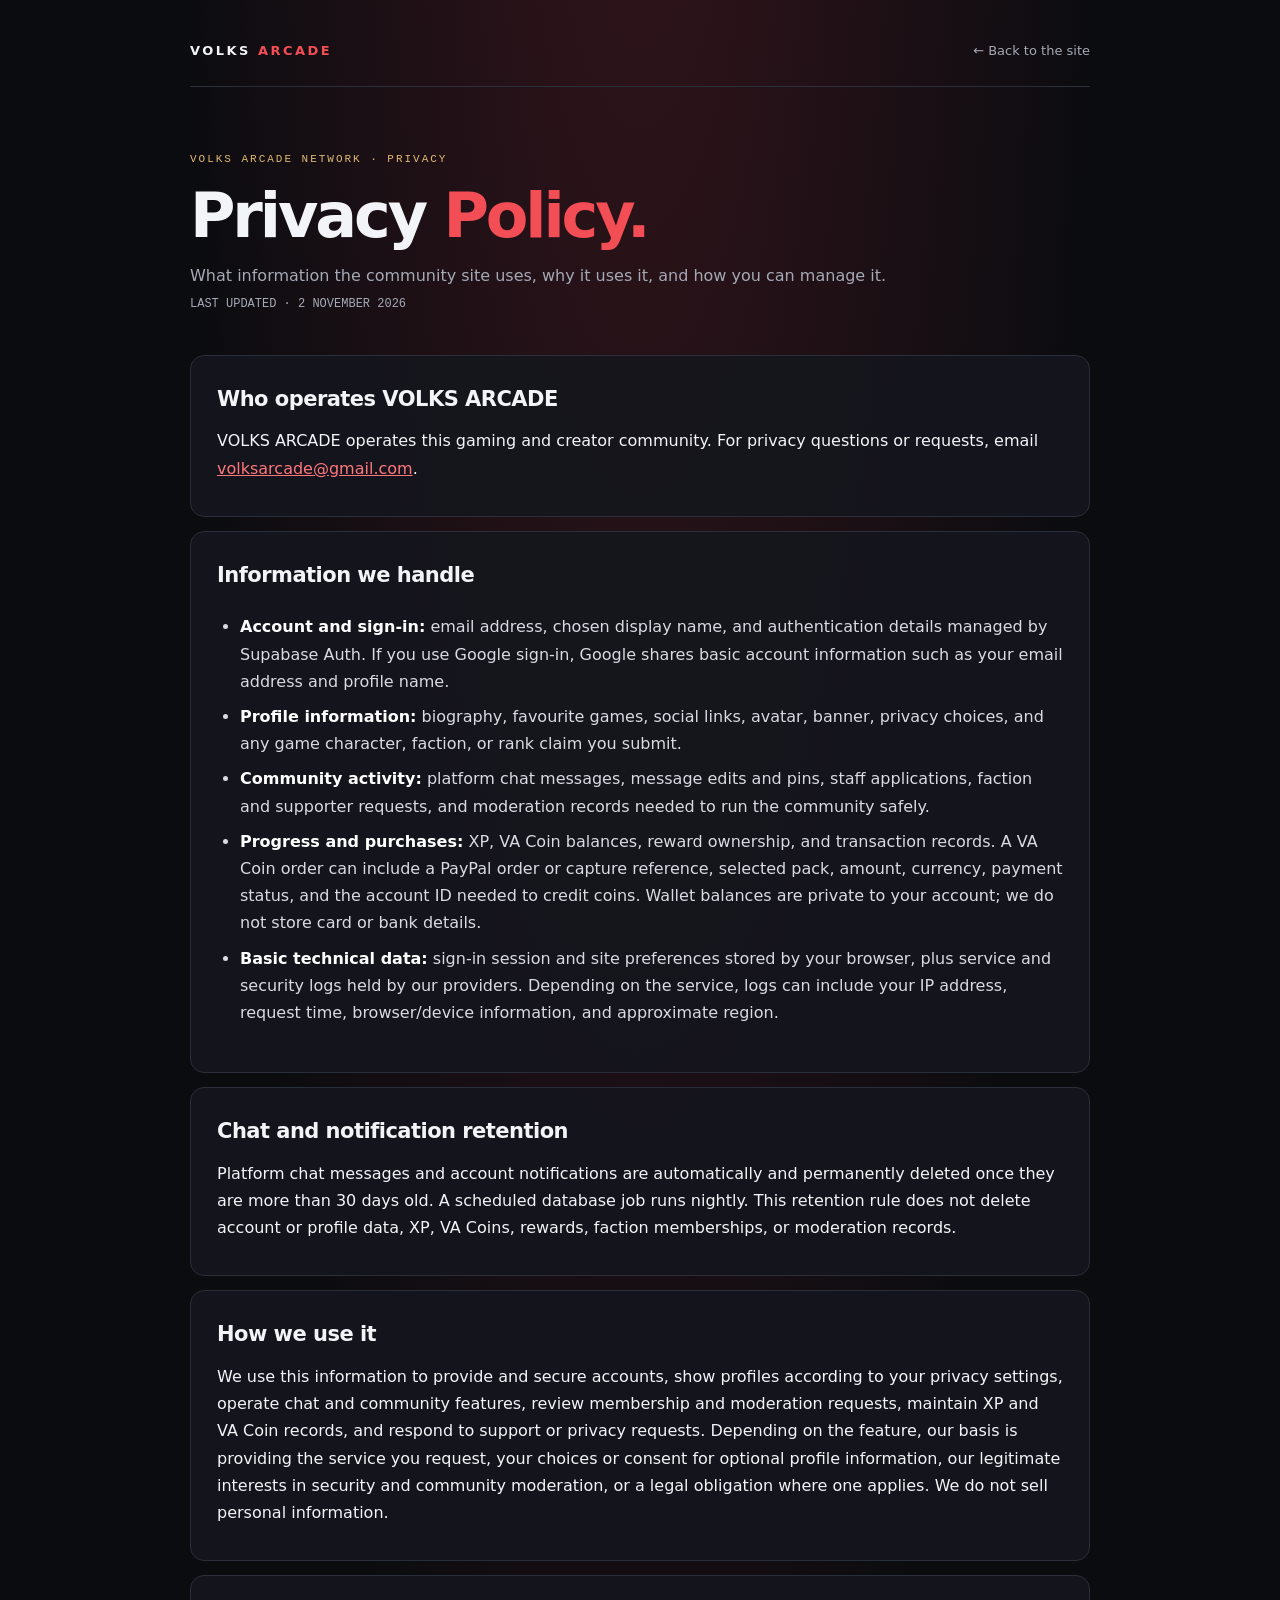
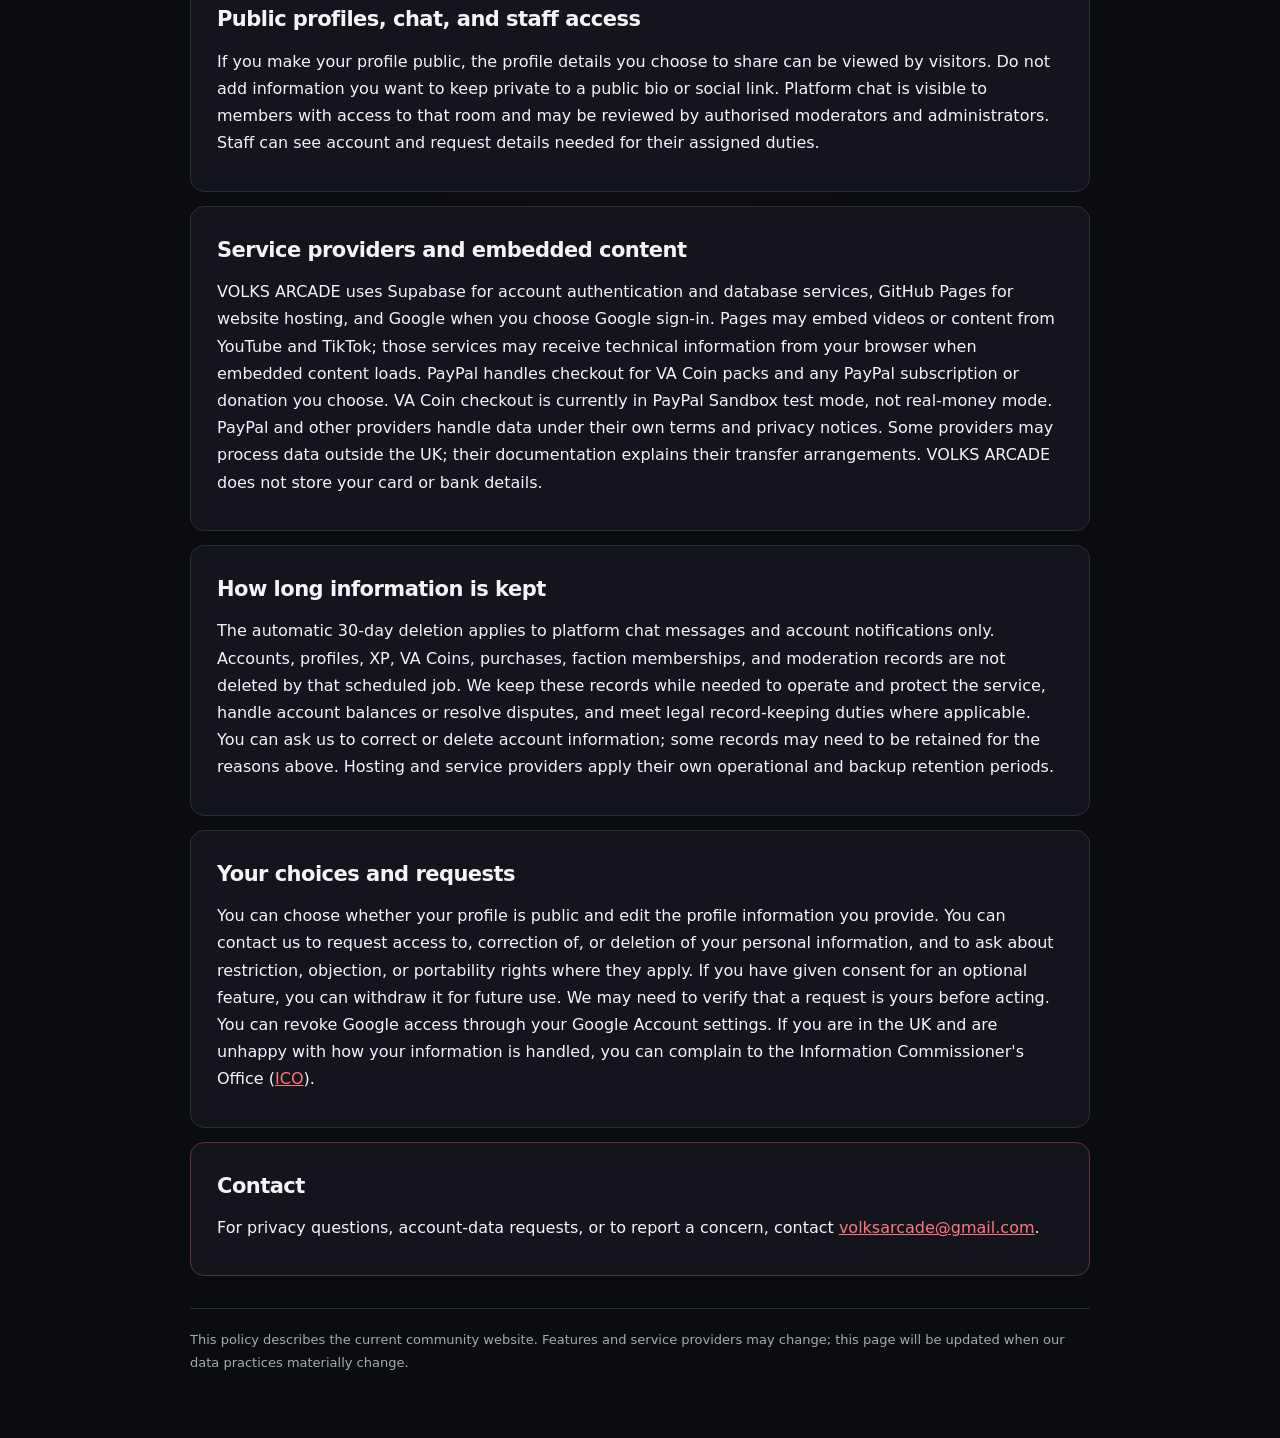
<file: privacy.html>
<!doctype html>
<html lang="en-GB">
<head>
  <meta charset="utf-8">
  <meta name="viewport" content="width=device-width, initial-scale=1">
  <meta name="theme-color" content="#0b0c10">
  <meta name="description" content="How VOLKS ARCADE handles account, profile, community and gameplay data.">
  <title>Privacy Policy · VOLKS ARCADE</title>
  <style>
    :root{color-scheme:dark;--bg:#0b0c10;--panel:#14161d;--line:#2a2e39;--text:#f3f4f7;--muted:#a5a9b5;--red:#f34e55;--gold:#e2b974}*{box-sizing:border-box}body{margin:0;background:radial-gradient(ellipse at 50% -20%,#35151c 0,transparent 52%),var(--bg);color:var(--text);font:16px/1.7 Inter,system-ui,-apple-system,"Segoe UI",sans-serif}.wrap{width:min(900px,calc(100% - 32px));margin:0 auto;padding:32px 0 64px}.top{display:flex;align-items:center;justify-content:space-between;border-bottom:1px solid var(--line);padding:8px 0 24px}.brand{font-size:13px;letter-spacing:.19em;font-weight:800;text-decoration:none;color:var(--text)}a{color:#ff777c}.brand span{color:var(--red)}.home{color:var(--muted);text-decoration:none;font-size:13px}.hero{padding:56px 0 30px}.eyebrow{color:var(--gold);font:11px ui-monospace,monospace;letter-spacing:.18em}.hero h1{font-size:clamp(36px,7vw,62px);line-height:1.02;letter-spacing:-.05em;margin:14px 0}.hero h1 em{color:var(--red);font-style:normal}.hero p,.muted{color:var(--muted)}.updated{font:12px ui-monospace,monospace;color:var(--muted)}article{border:1px solid var(--line);border-radius:14px;background:rgba(20,22,29,.9);padding:26px;margin:14px 0}h2{font-size:21px;margin:0 0 10px;letter-spacing:-.025em}p{margin:8px 0}ul{padding-left:23px;color:#d9dbe2}li{padding:4px 0}footer{border-top:1px solid var(--line);padding-top:20px;margin-top:32px;color:var(--muted);font-size:13px}.contact{border-color:#623338}strong{color:#fff}@media(max-width:560px){.wrap{width:calc(100% - 24px);padding-top:18px}.hero{padding-top:38px}article{padding:20px}}
  </style>
</head>
<body>
  <main class="wrap">
    <nav class="top" aria-label="Site"><a class="brand" href="index.html">VOLKS <span>ARCADE</span></a><a class="home" href="index.html">← Back to the site</a></nav>
    <header class="hero"><span class="eyebrow">VOLKS ARCADE NETWORK · PRIVACY</span><h1>Privacy <em>Policy.</em></h1><p>What information the community site uses, why it uses it, and how you can manage it.</p><div class="updated">LAST UPDATED · 2 NOVEMBER 2026</div></header>
    <article><h2>Who operates VOLKS ARCADE</h2><p>VOLKS ARCADE operates this gaming and creator community. For privacy questions or requests, email <a href="mailto:volksarcade@gmail.com">volksarcade@gmail.com</a>.</p></article>
    <article><h2>Information we handle</h2><ul><li><strong>Account and sign-in:</strong> email address, chosen display name, and authentication details managed by Supabase Auth. If you use Google sign-in, Google shares basic account information such as your email address and profile name.</li><li><strong>Profile information:</strong> biography, favourite games, social links, avatar, banner, privacy choices, and any game character, faction, or rank claim you submit.</li><li><strong>Community activity:</strong> platform chat messages, message edits and pins, staff applications, faction and supporter requests, and moderation records needed to run the community safely.</li><li><strong>Progress and purchases:</strong> XP, VA Coin balances, reward ownership, and transaction records. A VA Coin order can include a PayPal order or capture reference, selected pack, amount, currency, payment status, and the account ID needed to credit coins. Wallet balances are private to your account; we do not store card or bank details.</li><li><strong>Basic technical data:</strong> sign-in session and site preferences stored by your browser, plus service and security logs held by our providers. Depending on the service, logs can include your IP address, request time, browser/device information, and approximate region.</li></ul></article>
    <article><h2>Chat and notification retention</h2><p>Platform chat messages and account notifications are automatically and permanently deleted once they are more than 30 days old. A scheduled database job runs nightly. This retention rule does not delete account or profile data, XP, VA Coins, rewards, faction memberships, or moderation records.</p></article>
    <article><h2>How we use it</h2><p>We use this information to provide and secure accounts, show profiles according to your privacy settings, operate chat and community features, review membership and moderation requests, maintain XP and VA Coin records, and respond to support or privacy requests. Depending on the feature, our basis is providing the service you request, your choices or consent for optional profile information, our legitimate interests in security and community moderation, or a legal obligation where one applies. We do not sell personal information.</p></article>
    <article><h2>Public profiles, chat, and staff access</h2><p>If you make your profile public, the profile details you choose to share can be viewed by visitors. Do not add information you want to keep private to a public bio or social link. Platform chat is visible to members with access to that room and may be reviewed by authorised moderators and administrators. Staff can see account and request details needed for their assigned duties.</p></article>
    <article><h2>Service providers and embedded content</h2><p>VOLKS ARCADE uses Supabase for account authentication and database services, GitHub Pages for website hosting, and Google when you choose Google sign-in. Pages may embed videos or content from YouTube and TikTok; those services may receive technical information from your browser when embedded content loads. PayPal handles checkout for VA Coin packs and any PayPal subscription or donation you choose. VA Coin checkout is currently in PayPal Sandbox test mode, not real-money mode. PayPal and other providers handle data under their own terms and privacy notices. Some providers may process data outside the UK; their documentation explains their transfer arrangements. VOLKS ARCADE does not store your card or bank details.</p></article>
    <article><h2>How long information is kept</h2><p>The automatic 30-day deletion applies to platform chat messages and account notifications only. Accounts, profiles, XP, VA Coins, purchases, faction memberships, and moderation records are not deleted by that scheduled job. We keep these records while needed to operate and protect the service, handle account balances or resolve disputes, and meet legal record-keeping duties where applicable. You can ask us to correct or delete account information; some records may need to be retained for the reasons above. Hosting and service providers apply their own operational and backup retention periods.</p></article>
    <article><h2>Your choices and requests</h2><p>You can choose whether your profile is public and edit the profile information you provide. You can contact us to request access to, correction of, or deletion of your personal information, and to ask about restriction, objection, or portability rights where they apply. If you have given consent for an optional feature, you can withdraw it for future use. We may need to verify that a request is yours before acting. You can revoke Google access through your Google Account settings. If you are in the UK and are unhappy with how your information is handled, you can complain to the Information Commissioner's Office (<a href="https://ico.org.uk/make-a-complaint/">ICO</a>).</p></article>
    <article class="contact"><h2>Contact</h2><p>For privacy questions, account-data requests, or to report a concern, contact <a href="mailto:volksarcade@gmail.com">volksarcade@gmail.com</a>.</p></article>
    <footer>This policy describes the current community website. Features and service providers may change; this page will be updated when our data practices materially change.</footer>
  </main>
</body>
</html>
</file>
